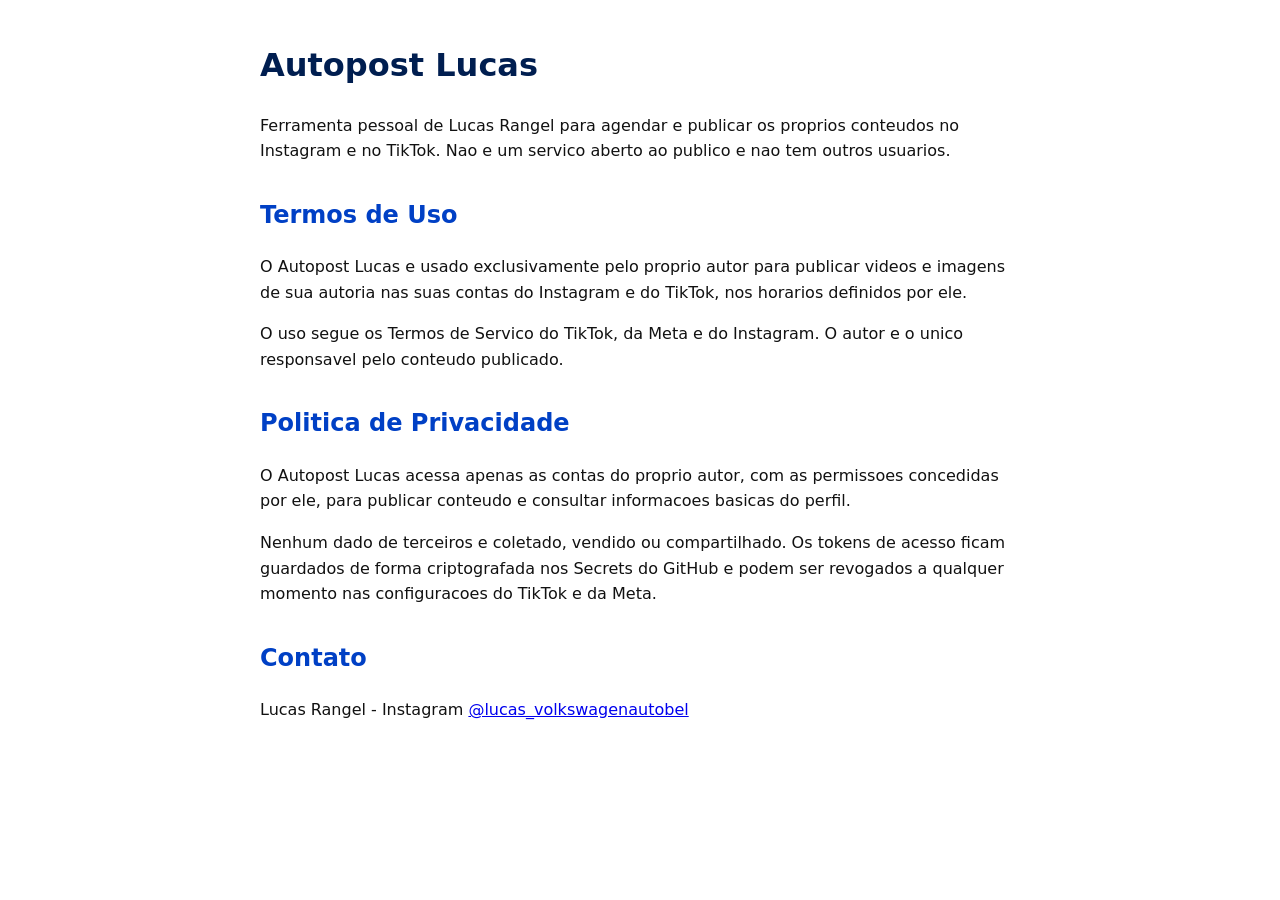
<file: docs/docs/index.html>
<!doctype html>
<html lang="pt-BR">
<head>
<meta charset="utf-8">
<meta name="viewport" content="width=device-width, initial-scale=1">
<title>Autopost Lucas - Termos de Uso e Politica de Privacidade</title>
<style>body{font-family:system-ui,Arial,sans-serif;max-width:760px;margin:40px auto;padding:0 16px;line-height:1.6;color:#111}h1{color:#001e50}h2{color:#0040c5;margin-top:32px}</style>
</head>
<body>
<h1>Autopost Lucas</h1>
<p>Ferramenta pessoal de Lucas Rangel para agendar e publicar os proprios conteudos no Instagram e no TikTok. Nao e um servico aberto ao publico e nao tem outros usuarios.</p>

<h2 id="termos">Termos de Uso</h2>
<p>O Autopost Lucas e usado exclusivamente pelo proprio autor para publicar videos e imagens de sua autoria nas suas contas do Instagram e do TikTok, nos horarios definidos por ele.</p>
<p>O uso segue os Termos de Servico do TikTok, da Meta e do Instagram. O autor e o unico responsavel pelo conteudo publicado.</p>

<h2 id="privacidade">Politica de Privacidade</h2>
<p>O Autopost Lucas acessa apenas as contas do proprio autor, com as permissoes concedidas por ele, para publicar conteudo e consultar informacoes basicas do perfil.</p>
<p>Nenhum dado de terceiros e coletado, vendido ou compartilhado. Os tokens de acesso ficam guardados de forma criptografada nos Secrets do GitHub e podem ser revogados a qualquer momento nas configuracoes do TikTok e da Meta.</p>

<h2>Contato</h2>
<p>Lucas Rangel - Instagram <a href="https://www.instagram.com/lucas_volkswagenautobel/">@lucas_volkswagenautobel</a></p>
</body>
</html>
</file>
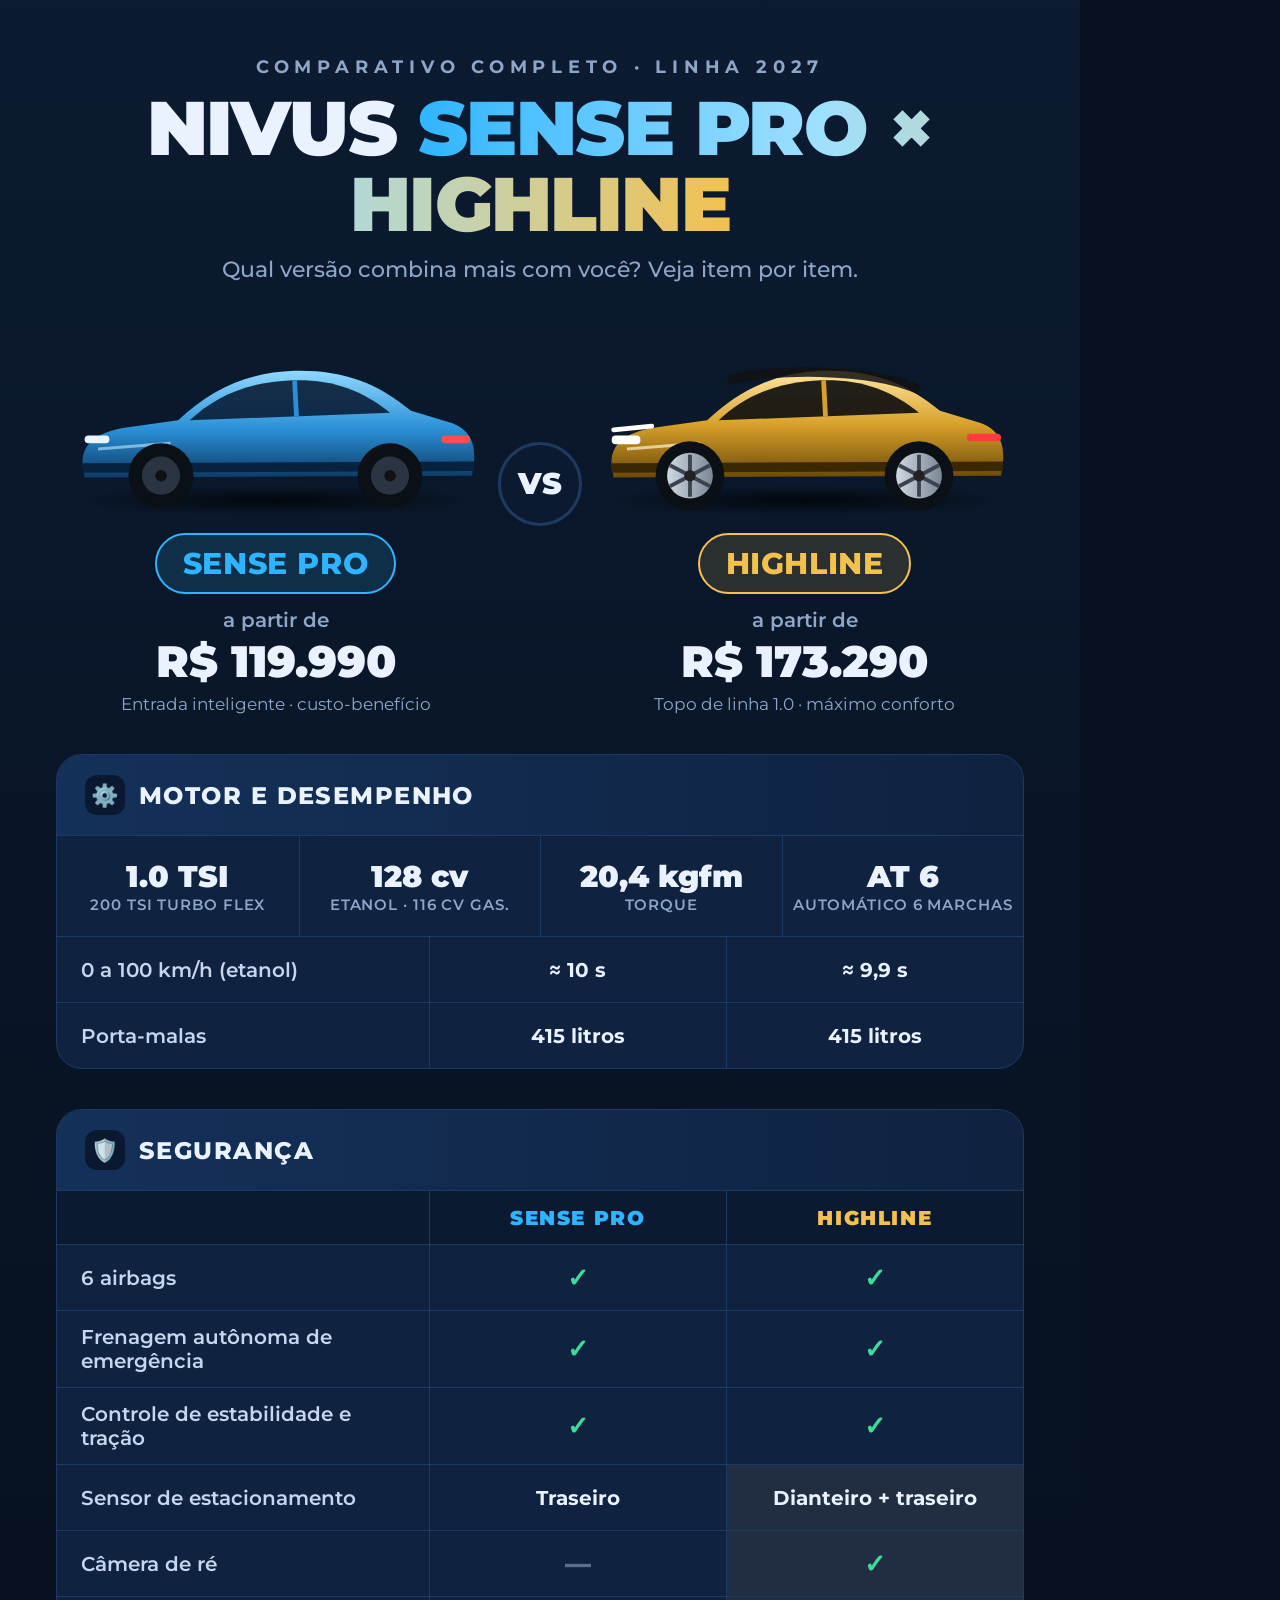
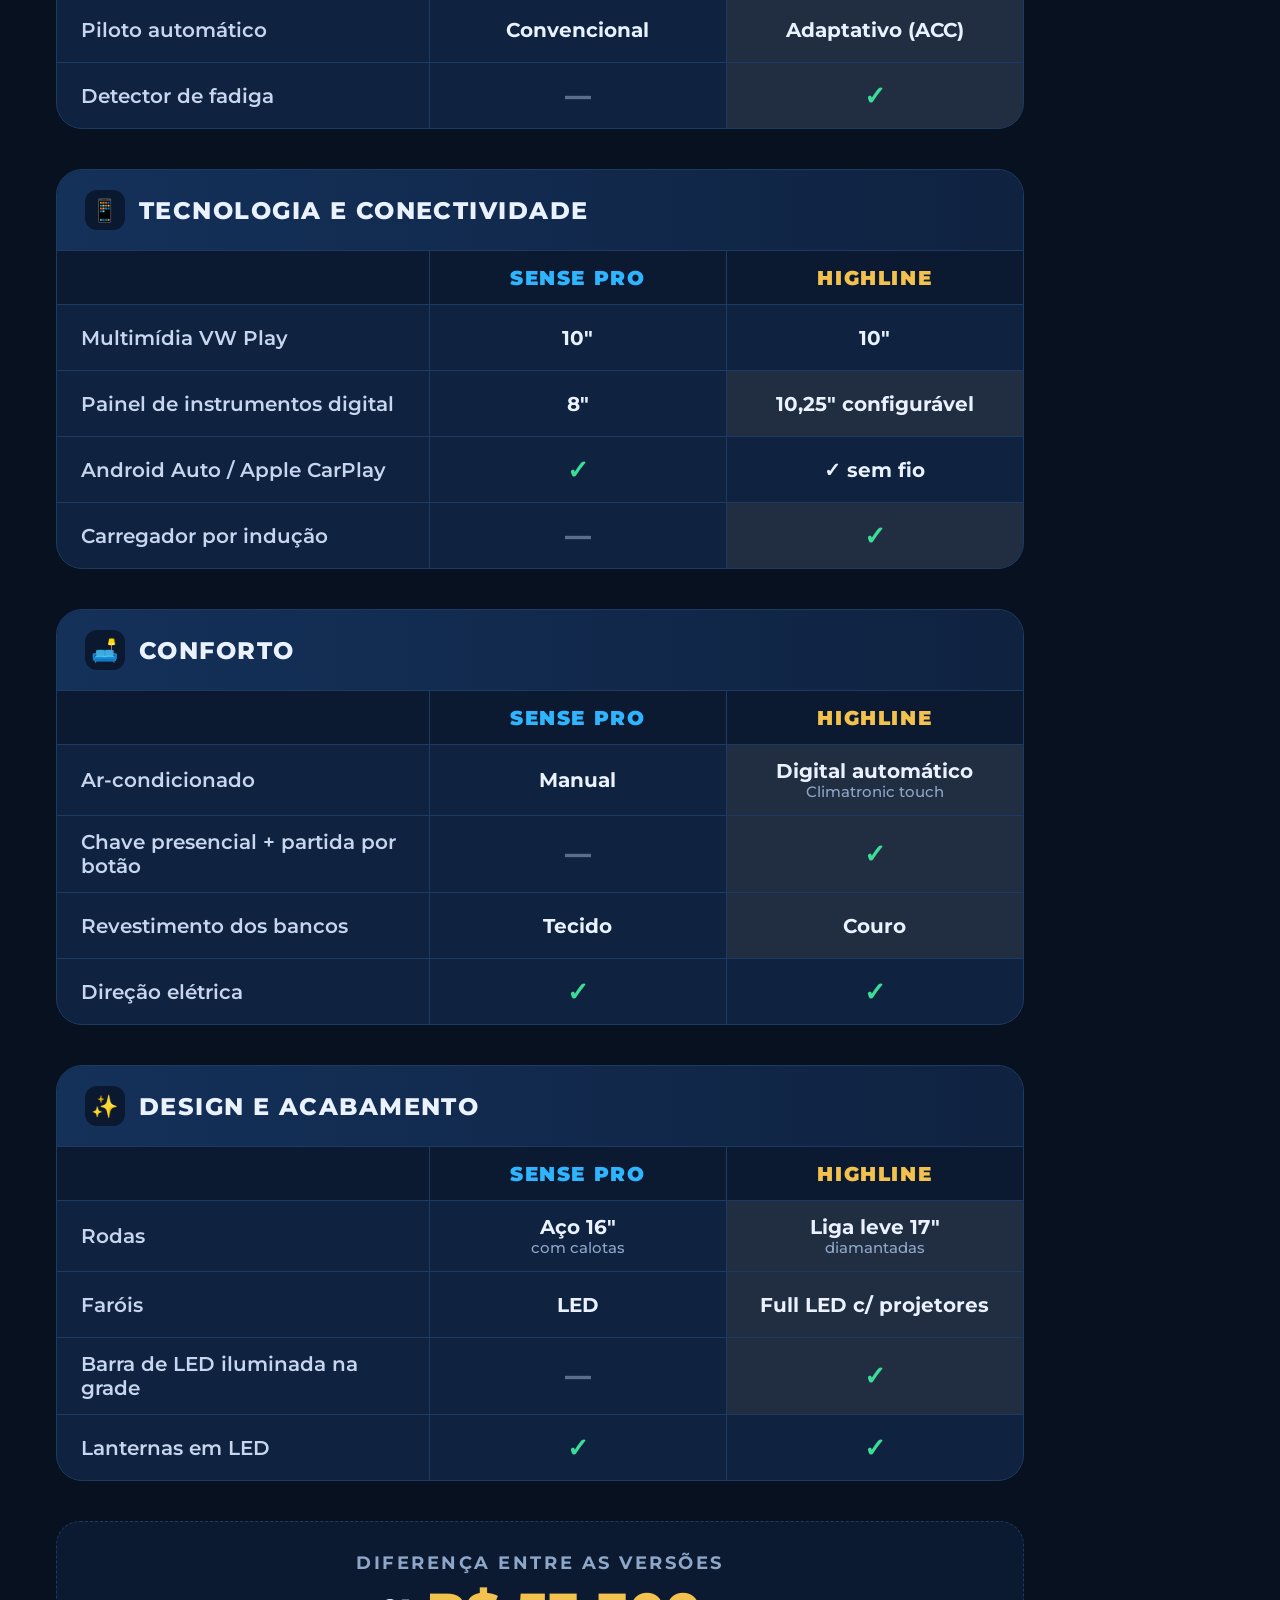
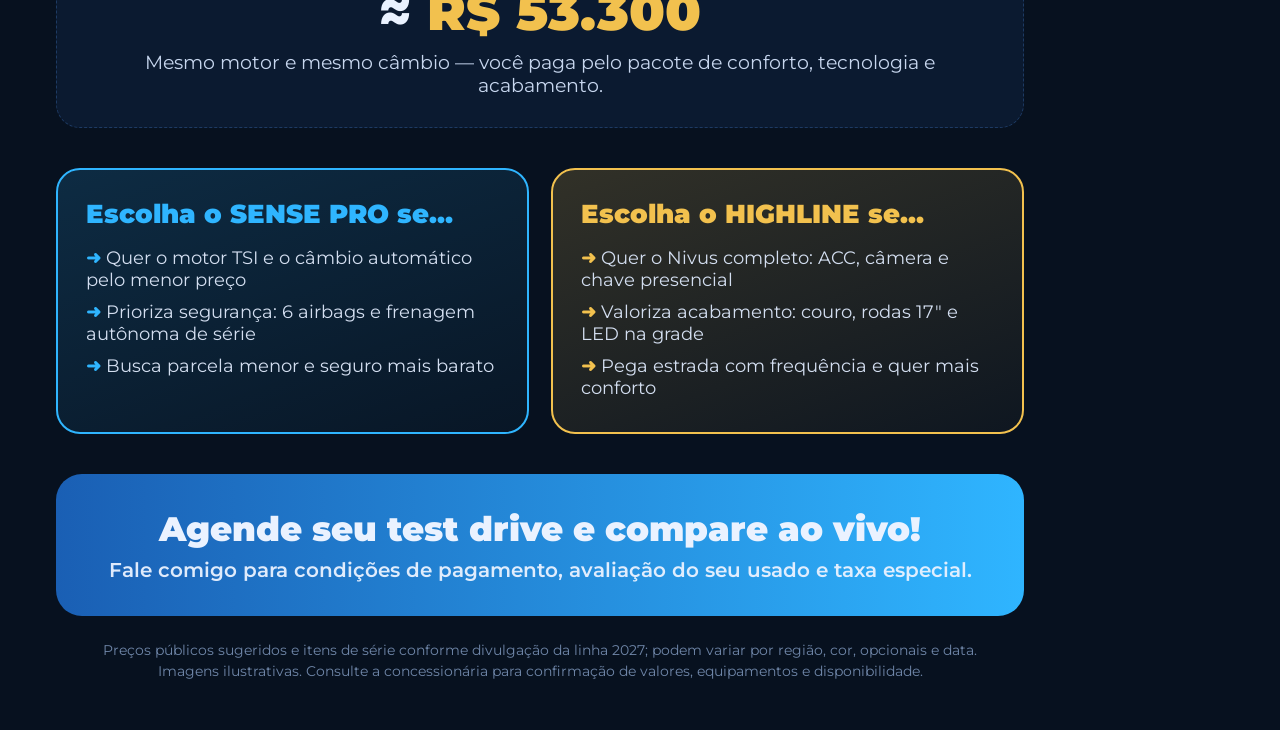
<file: comparativo-nivus/comparativo.html>
<!doctype html>
<html lang="pt-BR">
<head>
<meta charset="utf-8">
<title>Comparativo Nivus</title>
<link href="https://fonts.googleapis.com/css2?family=Montserrat:wght@400;500;600;700;800;900&display=swap" rel="stylesheet">
<style>
:root{
  --bg:#07111f; --bg2:#0c1b31; --card:#0f2240; --line:#1d3a63;
  --txt:#eaf2ff; --muted:#8ea6c8; --sense:#2fb5ff; --high:#f2c14e; --ok:#3ddc97; --no:#5b6f8c;
}
*{box-sizing:border-box;margin:0;padding:0}
body{width:1080px;background:var(--bg);color:var(--txt);font-family:Montserrat,Arial,sans-serif}
.wrap{padding:56px 56px 48px;background:
  radial-gradient(1200px 600px at 50% -10%, #17406f 0%, transparent 60%),
  linear-gradient(180deg,var(--bg2),var(--bg) 40%)}
.kicker{font-weight:700;letter-spacing:.32em;font-size:18px;color:var(--muted);text-align:center}
h1{font-weight:900;font-size:76px;line-height:1;text-align:center;margin-top:12px;letter-spacing:-.02em}
h1 span{background:linear-gradient(90deg,var(--sense),#9fe0ff 45%,var(--high));-webkit-background-clip:text;color:transparent}
.sub{text-align:center;color:var(--muted);font-size:22px;margin-top:14px;font-weight:500}

.hero{display:grid;grid-template-columns:1fr 90px 1fr;align-items:end;margin-top:40px}
.car{text-align:center}
.car svg{width:100%;height:auto;display:block}
.vs{align-self:center;width:84px;height:84px;border-radius:50%;display:grid;place-items:center;
  font-weight:900;font-size:30px;background:#0b1a30;border:3px solid var(--line);margin:0 auto 70px}
.tag{display:inline-block;margin-top:10px;padding:10px 26px;border-radius:999px;font-weight:800;font-size:30px;letter-spacing:.02em}
.tag.s{background:rgba(47,181,255,.14);color:var(--sense);border:2px solid var(--sense)}
.tag.h{background:rgba(242,193,78,.14);color:var(--high);border:2px solid var(--high)}
.price{font-size:20px;color:var(--muted);margin-top:14px;font-weight:600}
.price b{display:block;font-size:44px;color:var(--txt);font-weight:900;margin-top:2px}
.pos{font-size:17px;color:var(--muted);margin-top:6px}

.sec{margin-top:40px;background:var(--card);border:1px solid var(--line);border-radius:26px;overflow:hidden}
.sec h2{display:flex;align-items:center;gap:14px;font-size:24px;font-weight:800;letter-spacing:.06em;text-transform:uppercase;
  padding:20px 28px;background:linear-gradient(90deg,#14315a,#0f2240)}
.sec h2 i{font-style:normal;width:40px;height:40px;border-radius:12px;display:grid;place-items:center;background:#0a1830;font-size:22px}
.row{display:grid;grid-template-columns:1.25fr 1fr 1fr;align-items:center;border-top:1px solid var(--line);min-height:66px}
.row>div{padding:14px 24px;font-size:20px}
.row .k{color:#c7d6ee;font-weight:600}
.row .v{text-align:center;font-weight:700;border-left:1px solid var(--line);height:100%;display:flex;align-items:center;justify-content:center;gap:10px}
.head .v{font-weight:900;font-size:20px;letter-spacing:.08em}
.head .v.s{color:var(--sense)} .head .v.h{color:var(--high)}
.head{background:#0b1a30;min-height:54px}
.v.win{background:rgba(242,193,78,.08)}
.y{color:var(--ok);font-size:26px;font-weight:900}
.n{color:var(--no);font-size:26px;font-weight:900}
.v small{display:block;font-size:15px;color:var(--muted);font-weight:500}
.v .t{line-height:1.2}

.same{display:grid;grid-template-columns:repeat(4,1fr);gap:0;border-top:1px solid var(--line)}
.same div{padding:22px 10px;text-align:center;border-left:1px solid var(--line)}
.same div:first-child{border-left:0}
.same b{display:block;font-size:30px;font-weight:900}
.same span{font-size:15px;color:var(--muted);font-weight:600;text-transform:uppercase;letter-spacing:.06em}

.verdict{display:grid;grid-template-columns:1fr 1fr;gap:22px;margin-top:40px}
.vc{border-radius:24px;padding:28px;border:2px solid}
.vc.s{border-color:var(--sense);background:linear-gradient(160deg,rgba(47,181,255,.16),rgba(47,181,255,.03))}
.vc.h{border-color:var(--high);background:linear-gradient(160deg,rgba(242,193,78,.18),rgba(242,193,78,.03))}
.vc h3{font-size:26px;font-weight:900}
.vc.s h3{color:var(--sense)} .vc.h h3{color:var(--high)}
.vc p{font-size:19px;color:#d3def0;margin-top:10px;line-height:1.45}
.vc ul{margin-top:12px;list-style:none}
.vc li{font-size:18px;padding:5px 0;color:#d3def0}
.vc li:before{content:"➜ ";font-weight:900}
.vc.s li:before{color:var(--sense)} .vc.h li:before{color:var(--high)}

.diff{margin-top:40px;text-align:center;padding:30px;border-radius:24px;background:#0b1a30;border:1px dashed var(--line)}
.diff .l{font-size:18px;color:var(--muted);font-weight:700;letter-spacing:.14em;text-transform:uppercase}
.diff .big{font-size:52px;font-weight:900;margin-top:6px}
.diff .big em{font-style:normal;color:var(--high)}
.diff p{font-size:19px;color:#c7d6ee;margin-top:8px}

.cta{margin-top:40px;text-align:center;padding:34px;border-radius:26px;background:linear-gradient(90deg,#1a5fb4,#2fb5ff)}
.cta b{font-size:34px;font-weight:900;display:block}
.cta span{font-size:20px;font-weight:600;opacity:.95;display:block;margin-top:8px}
.foot{margin-top:24px;font-size:14px;color:#6f86a8;text-align:center;line-height:1.5}
</style>
</head>
<body>
<div class="wrap">
  <div class="kicker">COMPARATIVO COMPLETO · LINHA 2027</div>
  <h1>NIVUS <span>SENSE PRO × HIGHLINE</span></h1>
  <div class="sub">Qual versão combina mais com você? Veja item por item.</div>

  <div class="hero">
    <div class="car">
      <svg viewBox="0 0 460 210" xmlns="http://www.w3.org/2000/svg">
        <defs>
          <linearGradient id="bs" x1="0" x2="0" y1="0" y2="1"><stop offset="0" stop-color="#8fd8ff"/><stop offset=".55" stop-color="#2a8fd6"/><stop offset="1" stop-color="#0d3b66"/></linearGradient>
          <radialGradient id="sh" cx=".5" cy=".5" r=".5"><stop offset="0" stop-color="#000" stop-opacity=".7"/><stop offset="1" stop-color="#000" stop-opacity="0"/></radialGradient>
        </defs>
        <ellipse cx="230" cy="186" rx="215" ry="16" fill="url(#sh)"/>
        <path d="M28 150 C26 128 40 116 70 110 L128 102 C160 72 196 52 250 50 C300 49 336 62 372 92 L412 104 C432 110 440 124 438 146 L436 160 L30 162 Z" fill="url(#bs)"/>
        <path d="M140 102 C168 76 200 62 248 60 C290 59 320 70 350 94 Z" fill="#0a1f38" opacity=".9"/>
        <path d="M250 60 L252 98" stroke="#2a8fd6" stroke-width="5"/>
        <path d="M44 132 L120 126" stroke="#bfe9ff" stroke-width="3" opacity=".6"/>
        <rect x="404" y="118" width="30" height="8" rx="4" fill="#ff4d4d"/>
        <rect x="30" y="118" width="26" height="8" rx="4" fill="#e9f6ff"/>
        <path d="M28 152 L438 150" stroke="#06223f" stroke-width="10"/>
        <g><circle cx="110" cy="160" r="34" fill="#0b0f16"/><circle cx="110" cy="160" r="20" fill="#2b3442"/><circle cx="110" cy="160" r="6" fill="#111"/>
           <circle cx="350" cy="160" r="34" fill="#0b0f16"/><circle cx="350" cy="160" r="20" fill="#2b3442"/><circle cx="350" cy="160" r="6" fill="#111"/></g>
      </svg>
      <div class="tag s">SENSE PRO</div>
      <div class="price">a partir de<b>R$ 119.990</b></div>
      <div class="pos">Entrada inteligente · custo-benefício</div>
    </div>
    <div class="vs">VS</div>
    <div class="car">
      <svg viewBox="0 0 460 210" xmlns="http://www.w3.org/2000/svg">
        <defs>
          <linearGradient id="bh" x1="0" x2="0" y1="0" y2="1"><stop offset="0" stop-color="#ffe7a3"/><stop offset=".5" stop-color="#d9a12b"/><stop offset="1" stop-color="#6b4a08"/></linearGradient>
          <radialGradient id="sh2" cx=".5" cy=".5" r=".5"><stop offset="0" stop-color="#000" stop-opacity=".7"/><stop offset="1" stop-color="#000" stop-opacity="0"/></radialGradient>
          <linearGradient id="wh" x1="0" x2="1"><stop offset="0" stop-color="#cfd8e3"/><stop offset="1" stop-color="#7b8796"/></linearGradient>
        </defs>
        <ellipse cx="230" cy="186" rx="215" ry="16" fill="url(#sh2)"/>
        <path d="M28 150 C26 128 40 116 70 110 L128 102 C160 72 196 52 250 50 C300 49 336 62 372 92 L412 104 C432 110 440 124 438 146 L436 160 L30 162 Z" fill="url(#bh)"/>
        <path d="M140 102 C168 76 200 62 248 60 C290 59 320 70 350 94 Z" fill="#111" opacity=".92"/>
        <path d="M150 60 C190 48 300 46 350 70" stroke="#111" stroke-width="10" fill="none" opacity=".85"/>
        <path d="M250 60 L252 98" stroke="#d9a12b" stroke-width="5"/>
        <path d="M30 112 L70 108" stroke="#fff" stroke-width="5" stroke-linecap="round"/>
        <path d="M44 132 L120 126" stroke="#fff3cc" stroke-width="3" opacity=".7"/>
        <rect x="400" y="116" width="36" height="8" rx="4" fill="#ff3b3b"/>
        <rect x="28" y="118" width="30" height="9" rx="4" fill="#fff"/>
        <path d="M28 152 L438 150" stroke="#3a2804" stroke-width="10"/>
        <g><circle cx="110" cy="160" r="36" fill="#0b0f16"/><circle cx="110" cy="160" r="24" fill="url(#wh)"/>
           <g stroke="#3b4350" stroke-width="4"><path d="M110 138 L110 182"/><path d="M89 149 L131 171"/><path d="M89 171 L131 149"/></g><circle cx="110" cy="160" r="6" fill="#222"/>
           <circle cx="350" cy="160" r="36" fill="#0b0f16"/><circle cx="350" cy="160" r="24" fill="url(#wh)"/>
           <g stroke="#3b4350" stroke-width="4"><path d="M350 138 L350 182"/><path d="M329 149 L371 171"/><path d="M329 171 L371 149"/></g><circle cx="350" cy="160" r="6" fill="#222"/></g>
      </svg>
      <div class="tag h">HIGHLINE</div>
      <div class="price">a partir de<b>R$ 173.290</b></div>
      <div class="pos">Topo de linha 1.0 · máximo conforto</div>
    </div>
  </div>

  <!-- MOTOR -->
  <div class="sec">
    <h2><i>⚙️</i> Motor e desempenho</h2>
    <div class="same">
      <div><b>1.0 TSI</b><span>200 TSI turbo flex</span></div>
      <div><b>128 cv</b><span>etanol · 116 cv gas.</span></div>
      <div><b>20,4 kgfm</b><span>torque</span></div>
      <div><b>AT 6</b><span>automático 6 marchas</span></div>
    </div>
    <div class="row"><div class="k">0 a 100 km/h (etanol)</div><div class="v"><span class="t">≈ 10 s</span></div><div class="v"><span class="t">≈ 9,9 s</span></div></div>
    <div class="row"><div class="k">Porta-malas</div><div class="v">415 litros</div><div class="v">415 litros</div></div>
  </div>

  <!-- SEGURANCA -->
  <div class="sec">
    <h2><i>🛡️</i> Segurança</h2>
    <div class="row head"><div class="k"></div><div class="v s">SENSE PRO</div><div class="v h">HIGHLINE</div></div>
    <div class="row"><div class="k">6 airbags</div><div class="v"><span class="y">✓</span></div><div class="v"><span class="y">✓</span></div></div>
    <div class="row"><div class="k">Frenagem autônoma de emergência</div><div class="v"><span class="y">✓</span></div><div class="v"><span class="y">✓</span></div></div>
    <div class="row"><div class="k">Controle de estabilidade e tração</div><div class="v"><span class="y">✓</span></div><div class="v"><span class="y">✓</span></div></div>
    <div class="row"><div class="k">Sensor de estacionamento</div><div class="v"><span class="t">Traseiro</span></div><div class="v win"><span class="t">Dianteiro + traseiro</span></div></div>
    <div class="row"><div class="k">Câmera de ré</div><div class="v"><span class="n">—</span></div><div class="v win"><span class="y">✓</span></div></div>
    <div class="row"><div class="k">Piloto automático</div><div class="v"><span class="t">Convencional</span></div><div class="v win"><span class="t">Adaptativo (ACC)</span></div></div>
    <div class="row"><div class="k">Detector de fadiga</div><div class="v"><span class="n">—</span></div><div class="v win"><span class="y">✓</span></div></div>
  </div>

  <!-- TECNOLOGIA -->
  <div class="sec">
    <h2><i>📱</i> Tecnologia e conectividade</h2>
    <div class="row head"><div class="k"></div><div class="v s">SENSE PRO</div><div class="v h">HIGHLINE</div></div>
    <div class="row"><div class="k">Multimídia VW Play</div><div class="v">10"</div><div class="v">10"</div></div>
    <div class="row"><div class="k">Painel de instrumentos digital</div><div class="v"><span class="t">8"</span></div><div class="v win"><span class="t">10,25" configurável</span></div></div>
    <div class="row"><div class="k">Android Auto / Apple CarPlay</div><div class="v"><span class="y">✓</span></div><div class="v"><span class="t">✓ sem fio</span></div></div>
    <div class="row"><div class="k">Carregador por indução</div><div class="v"><span class="n">—</span></div><div class="v win"><span class="y">✓</span></div></div>
  </div>

  <!-- CONFORTO -->
  <div class="sec">
    <h2><i>🛋️</i> Conforto</h2>
    <div class="row head"><div class="k"></div><div class="v s">SENSE PRO</div><div class="v h">HIGHLINE</div></div>
    <div class="row"><div class="k">Ar-condicionado</div><div class="v"><span class="t">Manual</span></div><div class="v win"><span class="t">Digital automático<small>Climatronic touch</small></span></div></div>
    <div class="row"><div class="k">Chave presencial + partida por botão</div><div class="v"><span class="n">—</span></div><div class="v win"><span class="y">✓</span></div></div>
    <div class="row"><div class="k">Revestimento dos bancos</div><div class="v"><span class="t">Tecido</span></div><div class="v win"><span class="t">Couro</span></div></div>
    <div class="row"><div class="k">Direção elétrica</div><div class="v"><span class="y">✓</span></div><div class="v"><span class="y">✓</span></div></div>
  </div>

  <!-- DESIGN -->
  <div class="sec">
    <h2><i>✨</i> Design e acabamento</h2>
    <div class="row head"><div class="k"></div><div class="v s">SENSE PRO</div><div class="v h">HIGHLINE</div></div>
    <div class="row"><div class="k">Rodas</div><div class="v"><span class="t">Aço 16"<small>com calotas</small></span></div><div class="v win"><span class="t">Liga leve 17"<small>diamantadas</small></span></div></div>
    <div class="row"><div class="k">Faróis</div><div class="v"><span class="t">LED</span></div><div class="v win"><span class="t">Full LED c/ projetores</span></div></div>
    <div class="row"><div class="k">Barra de LED iluminada na grade</div><div class="v"><span class="n">—</span></div><div class="v win"><span class="y">✓</span></div></div>
    <div class="row"><div class="k">Lanternas em LED</div><div class="v"><span class="y">✓</span></div><div class="v"><span class="y">✓</span></div></div>
  </div>

  <div class="diff">
    <div class="l">Diferença entre as versões</div>
    <div class="big">≈ <em>R$ 53.300</em></div>
    <p>Mesmo motor e mesmo câmbio — você paga pelo pacote de conforto, tecnologia e acabamento.</p>
  </div>

  <div class="verdict">
    <div class="vc s">
      <h3>Escolha o SENSE PRO se…</h3>
      <ul>
        <li>Quer o motor TSI e o câmbio automático pelo menor preço</li>
        <li>Prioriza segurança: 6 airbags e frenagem autônoma de série</li>
        <li>Busca parcela menor e seguro mais barato</li>
      </ul>
    </div>
    <div class="vc h">
      <h3>Escolha o HIGHLINE se…</h3>
      <ul>
        <li>Quer o Nivus completo: ACC, câmera e chave presencial</li>
        <li>Valoriza acabamento: couro, rodas 17" e LED na grade</li>
        <li>Pega estrada com frequência e quer mais conforto</li>
      </ul>
    </div>
  </div>

  <div class="cta">
    <b>Agende seu test drive e compare ao vivo!</b>
    <span>Fale comigo para condições de pagamento, avaliação do seu usado e taxa especial.</span>
  </div>

  <div class="foot">Preços públicos sugeridos e itens de série conforme divulgação da linha 2027; podem variar por região, cor, opcionais e data.<br>
  Imagens ilustrativas. Consulte a concessionária para confirmação de valores, equipamentos e disponibilidade.</div>
</div>
</body>
</html>
</file>
